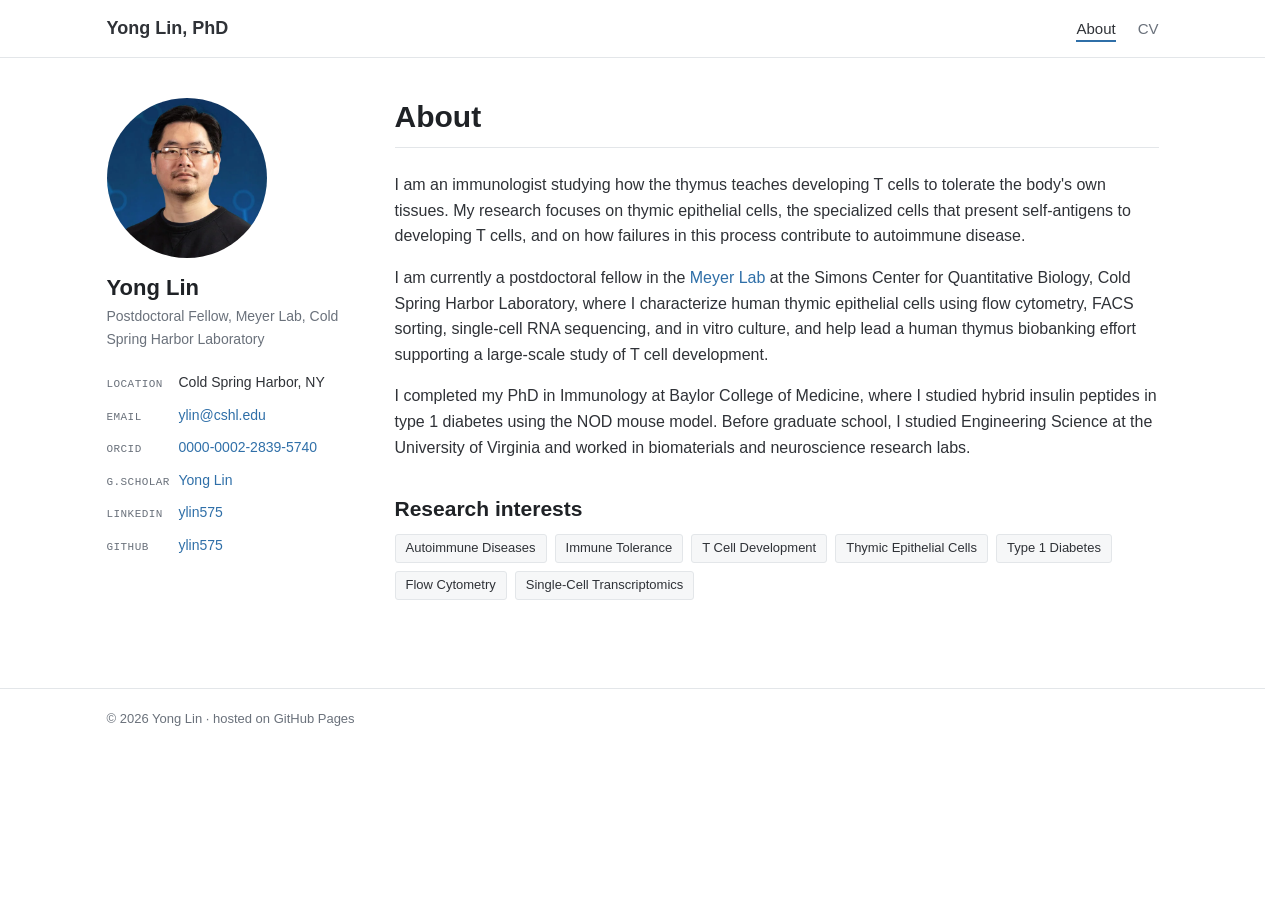
<file: index.html>
<!DOCTYPE html>
<html lang="en">
<head>
  <meta charset="UTF-8">
  <meta name="viewport" content="width=device-width, initial-scale=1.0">
  <title>Yong Lin, PhD</title>
  <meta name="description" content="Yong Lin, PhD — immunologist studying thymic epithelial cells, central tolerance, and T cell development at Cold Spring Harbor Laboratory.">
  <link rel="stylesheet" href="style.css">
</head>
<body>

  <!-- ============ MASTHEAD (same on every page; only the "active" link changes) ============ -->
  <header class="masthead">
    <div class="masthead-inner">
      <a class="site-title" href="index.html">Yong Lin, PhD</a>
      <nav class="site-nav" aria-label="Main">
        <ul>
        <li><a href="index.html" class="active" aria-current="page">About</a></li>
        <li><a href="cv.html">CV</a></li>
        </ul>
      </nav>
    </div>
  </header>

  <div class="layout">

    <!-- ============ SIDEBAR (identical on every page) ============ -->
    <aside class="author">
      <img class="avatar" src="images/profile.PNG" alt="Yong Lin">

      <div>
        <h2 class="author-name">Yong Lin</h2>
        <p class="author-bio">Postdoctoral Fellow, Meyer Lab, Cold Spring Harbor Laboratory</p>
      </div>

      <ul class="author-links">
        <li><span class="label">Location</span><span class="value">Cold Spring Harbor, NY</span></li>
        <li><span class="label">Email</span><a class="value" href="mailto:ylin@cshl.edu">ylin@cshl.edu</a></li>
        <li><span class="label">ORCID</span><a class="value" href="https://orcid.org/0000-0002-2839-5740" target="_blank" rel="noopener">0000-0002-2839-5740</a></li>
        <li><span class="label">G.Scholar</span><a class="value" href="https://scholar.google.com/citations?user=YoURXtcAAAAJ&hl=en" target="_blank" rel="noopener">Yong Lin</a></li>
        <li><span class="label">LinkedIn</span><a class="value" href="https://www.linkedin.com/in/ylin575" target="_blank" rel="noopener">ylin575</a></li>
        <li><span class="label">GitHub</span><a class="value" href="https://github.com/ylin575" target="_blank" rel="noopener">ylin575</a></li>
      </ul>
    </aside>

    <!-- ============ PAGE CONTENT (the only part that differs per page) ============ -->
    <main class="content">

      <h1 class="page-title">About</h1>

      <p>
        I am an immunologist studying how the thymus teaches developing T cells to
        tolerate the body's own tissues. My research focuses on thymic epithelial
        cells, the specialized cells that present self-antigens to developing
        T cells, and on how failures in this process contribute to autoimmune disease.
      </p>
      <p>
        I am currently a postdoctoral fellow in the
        <a href="https://meyer-lab-cshl.github.io/" target="_blank" rel="noopener">Meyer Lab</a>
        at the Simons Center for Quantitative Biology, Cold Spring Harbor Laboratory,
        where I characterize human thymic epithelial cells using flow cytometry,
        FACS sorting, single-cell RNA sequencing, and in vitro culture, and help lead
        a human thymus biobanking effort supporting a large-scale study of T cell development.
      </p>
      <p>
        I completed my PhD in Immunology at Baylor College of Medicine, where I studied
        hybrid insulin peptides in type 1 diabetes using the NOD mouse model. Before
        graduate school, I studied Engineering Science at the University of Virginia and
        worked in biomaterials and neuroscience research labs.
      </p>

      <h2>Research interests</h2>
      <ul class="tags">
        <li>Autoimmune Diseases</li>
        <li>Immune Tolerance</li>
        <li>T Cell Development</li>
        <li>Thymic Epithelial Cells</li>
        <li>Type 1 Diabetes</li>
        <li>Flow Cytometry</li>
        <li>Single-Cell Transcriptomics</li>
      </ul>

    </main>
  </div>

  <!-- ============ FOOTER ============ -->
  <footer class="site-footer">
    <div class="inner">© 2026 Yong Lin · hosted on GitHub Pages</div>
  </footer>

</body>
</html>
</file>
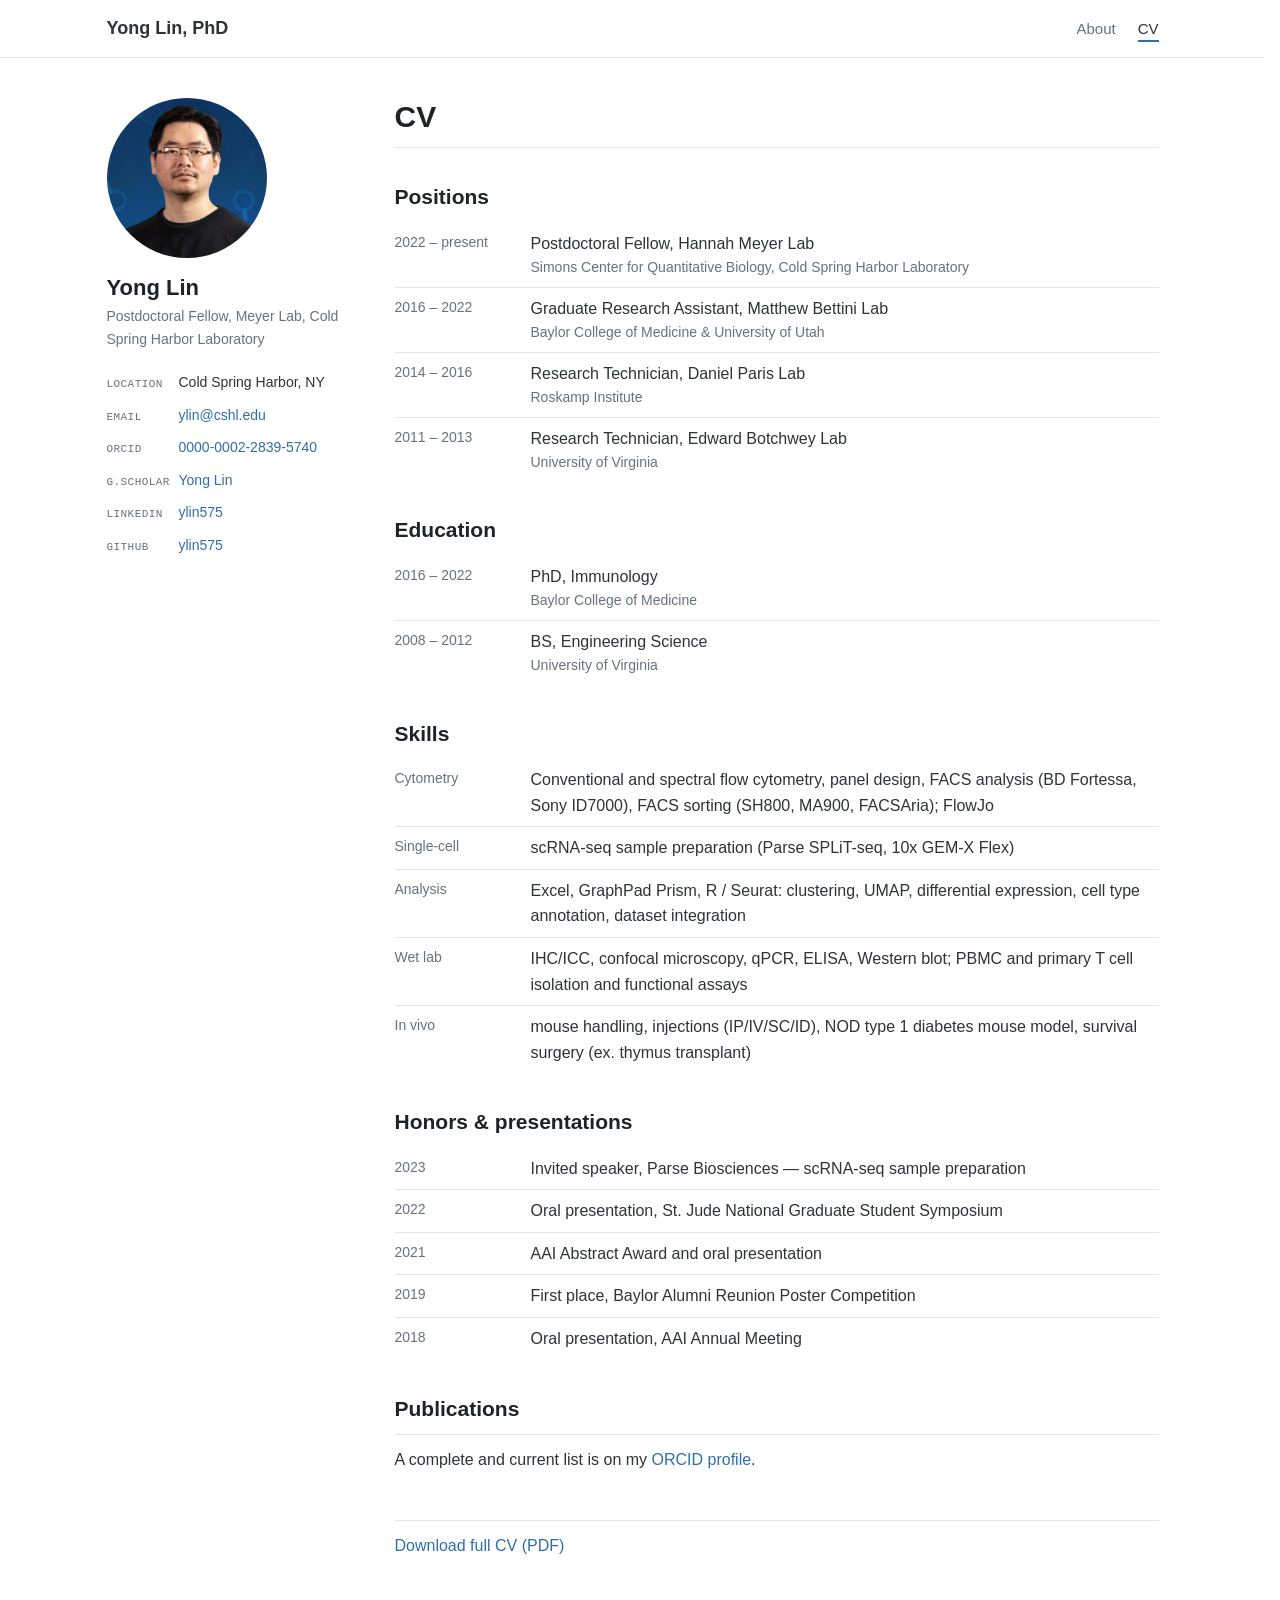
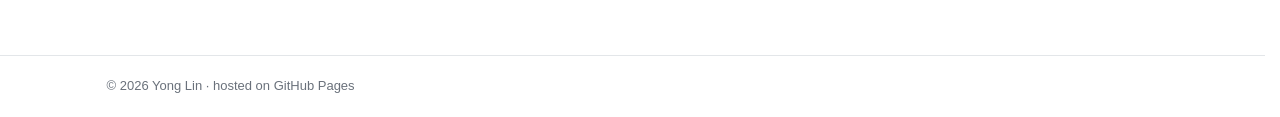
<file: cv.html>
<!DOCTYPE html>
<html lang="en">
<head>
  <meta charset="UTF-8">
  <meta name="viewport" content="width=device-width, initial-scale=1.0">
  <title>CV · Yong Lin, PhD</title>
  <meta name="description" content="Curriculum vitae of Yong Lin, PhD.">
  <link rel="stylesheet" href="style.css">
</head>
<body>

  <!-- ============ MASTHEAD (same on every page; only the "active" link changes) ============ -->
  <header class="masthead">
    <div class="masthead-inner">
      <a class="site-title" href="index.html">Yong Lin, PhD</a>
      <nav class="site-nav" aria-label="Main">
        <ul>
        <li><a href="index.html">About</a></li>
        <li><a href="cv.html" class="active" aria-current="page">CV</a></li>
        </ul>
      </nav>
    </div>
  </header>

  <div class="layout">

    <!-- ============ SIDEBAR (identical on every page) ============ -->
    <aside class="author">
      <!-- To add a photo: put it in the images/ folder, delete the placeholder div,
           and uncomment the <img> line below. -->
      <img class="avatar" src="images/profile.PNG" alt="Yong Lin">

      <div>
        <h2 class="author-name">Yong Lin</h2>
        <p class="author-bio">Postdoctoral Fellow, Meyer Lab, Cold Spring Harbor Laboratory</p>
      </div>

      <ul class="author-links">
        <li><span class="label">Location</span><span class="value">Cold Spring Harbor, NY</span></li>
        <li><span class="label">Email</span><a class="value" href="mailto:ylin@cshl.edu">ylin@cshl.edu</a></li>
        <li><span class="label">ORCID</span><a class="value" href="https://orcid.org/0000-0002-2839-5740" target="_blank" rel="noopener">0000-0002-2839-5740</a></li>
        <li><span class="label">G.Scholar</span><a class="value" href="https://scholar.google.com/citations?user=YoURXtcAAAAJ&hl=en" target="_blank" rel="noopener">Yong Lin</a></li>
        <li><span class="label">LinkedIn</span><a class="value" href="https://www.linkedin.com/in/ylin575" target="_blank" rel="noopener">ylin575</a></li>
        <li><span class="label">GitHub</span><a class="value" href="https://github.com/ylin575" target="_blank" rel="noopener">ylin575</a></li>
      </ul>
    </aside>

    <!-- ============ PAGE CONTENT (the only part that differs per page) ============ -->
    <main class="content">

      <h1 class="page-title">CV</h1>

      <h2>Positions</h2>
      <ul class="cv-list">
        <li>
          <span class="cv-date">2022 – present</span>
          <span>Postdoctoral Fellow, Hannah Meyer Lab
            <span class="cv-sub">Simons Center for Quantitative Biology, Cold Spring Harbor Laboratory</span></span>
        </li>
        <li>
          <span class="cv-date">2016 – 2022</span>
          <span>Graduate Research Assistant, Matthew Bettini Lab
            <span class="cv-sub">Baylor College of Medicine & University of Utah</span></span>
        </li>
        <li>
          <!-- TODO: add dates -->
          <span class="cv-date">2014 – 2016</span>
          <span>Research Technician, Daniel Paris Lab
            <span class="cv-sub">Roskamp Institute</span></span>
        </li>
        <li>
          <span class="cv-date">2011 – 2013</span>
          <span>Research Technician, Edward Botchwey Lab
            <span class="cv-sub">University of Virginia</span></span>
        </li>
      </ul>

      <h2>Education</h2>
      <ul class="cv-list">
        <li>
          <span class="cv-date">2016 – 2022</span>
          <span>PhD, Immunology
            <span class="cv-sub">Baylor College of Medicine</span></span>
        </li>
        <li>
          <span class="cv-date">2008 – 2012</span>
          <span>BS, Engineering Science
            <span class="cv-sub">University of Virginia</span></span>
        </li>
      </ul>

      <h2>Skills</h2>
      <ul class="cv-list">
        <li><span class="cv-date">Cytometry</span><span>Conventional and spectral flow cytometry, panel design, FACS analysis (BD Fortessa, Sony ID7000), FACS sorting (SH800, MA900, FACSAria); FlowJo</span></li>
        <li><span class="cv-date">Single-cell</span><span>scRNA-seq sample preparation (Parse SPLiT-seq, 10x GEM-X Flex)</span></li>
        <li><span class="cv-date">Analysis</span><span>Excel, GraphPad Prism, R / Seurat: clustering, UMAP, differential expression, cell type annotation, dataset integration</span></li>
        <li><span class="cv-date">Wet lab</span><span>IHC/ICC, confocal microscopy, qPCR, ELISA, Western blot; PBMC and primary T cell isolation and functional assays</span></li>
        <li><span class="cv-date">In vivo</span><span>mouse handling, injections (IP/IV/SC/ID), NOD type 1 diabetes mouse model, survival surgery (ex. thymus transplant)</span></li>
      </ul>

      <h2>Honors &amp; presentations</h2>
      <ul class="cv-list">
        <li><span class="cv-date">2023</span><span>Invited speaker, Parse Biosciences — scRNA-seq sample preparation</span></li>
        <li><span class="cv-date">2022</span><span>Oral presentation, St. Jude National Graduate Student Symposium</span></li>
        <li><span class="cv-date">2021</span><span>AAI Abstract Award and oral presentation</span></li>
        <li><span class="cv-date">2019</span><span>First place, Baylor Alumni Reunion Poster Competition</span></li>
        <li><span class="cv-date">2018</span><span>Oral presentation, AAI Annual Meeting</span></li>
      </ul>

      <h2 class="page-title">Publications</h2>
      <p>
        A complete and current list is on my
        <a href="https://orcid.org/0000-0002-2839-5740" target="_blank" rel="noopener">ORCID profile</a>.
      </p>

      <h2 class="page-title"></h2>
      <p><a href="files/cv-yong-lin-261117-i.pdf">Download full CV (PDF)</a></p>

    </main>
  </div>


  <!-- ============ FOOTER ============ -->
  <footer class="site-footer">
    <div class="inner">© 2026 Yong Lin · hosted on GitHub Pages</div>
  </footer>

</body>
</html>
</file>
<file: style.css>
/* ==========================================================================
   TOKENS — change values here to re-theme the whole site
   ========================================================================== */
:root {
  --bg: #ffffff;
  --bg-soft: #f6f7f8;
  --text: #2f3237;
  --text-muted: #6a717b;
  --accent: #2f6fa8;        /* links */
  --accent-hover: #1d4f7c;
  --rule: #e3e6e9;

  --font-sans: -apple-system, BlinkMacSystemFont, "Segoe UI", Roboto,
               "Helvetica Neue", Arial, sans-serif;
  --font-mono: "SFMono-Regular", Consolas, "Liberation Mono", monospace;

  --page-width: 1100px;
  --sidebar-width: 240px;
}

/* ==========================================================================
   BASE
   ========================================================================== */
* { box-sizing: border-box; }

html { -webkit-text-size-adjust: 100%; }

html { scrollbar-gutter: stable; }

body {
  margin: 0;
  background: var(--bg);
  color: var(--text);
  font-family: var(--font-sans);
  font-size: 16px;
  line-height: 1.6;
}

a { color: var(--accent); text-decoration: none; }
a:hover { color: var(--accent-hover); text-decoration: underline; }
a:focus-visible { outline: 2px solid var(--accent); outline-offset: 2px; }

h1, h2, h3 { line-height: 1.25; color: #1f2226; }

/* ==========================================================================
   MASTHEAD — top bar with site title + navigation
   ========================================================================== */
.masthead {
  border-bottom: 1px solid var(--rule);
  background: var(--bg);
}

.masthead-inner {
  max-width: var(--page-width);
  margin: 0 auto;
  padding: 14px 24px;
  display: flex;
  align-items: center;
  justify-content: space-between;
  gap: 16px;
  flex-wrap: wrap;
}

.site-title {
  font-weight: 700;
  font-size: 18px;
  color: var(--text);
}
.site-title:hover { color: var(--text); text-decoration: none; }

.site-nav ul {
  list-style: none;
  margin: 0;
  padding: 0;
  display: flex;
  flex-wrap: wrap;
  gap: 4px 22px;
}

.site-nav a {
  color: var(--text-muted);
  font-size: 15px;
  padding-bottom: 3px;
  border-bottom: 2px solid transparent;
}
.site-nav a:hover { color: var(--text); text-decoration: none; }

/* the current page gets an underline — set with class="active" in each file */
.site-nav a.active {
  color: var(--text);
  border-bottom-color: var(--accent);
}

/* ==========================================================================
   LAYOUT — sidebar on the left, content on the right
   ========================================================================== */
.layout {
  max-width: var(--page-width);
  margin: 0 auto;
  padding: 40px 24px 80px;
  display: grid;
  grid-template-columns: var(--sidebar-width) 1fr;
  gap: 48px;
}

/* ==========================================================================
   SIDEBAR — author profile
   ========================================================================== */
.author {
  position: sticky;          /* stays in view while the content scrolls */
  top: 24px;
  align-self: start;
  font-size: 14px;
}

.avatar {
  width: 160px;
  height: 160px;
  border-radius: 50%;
  object-fit: cover;
  display: block;
  margin-bottom: 16px;
}

/* placeholder circle used until a real photo is added */
.avatar-placeholder {
  width: 160px;
  height: 160px;
  border-radius: 50%;
  background: var(--bg-soft);
  border: 1px solid var(--rule);
  color: var(--text-muted);
  display: flex;
  align-items: center;
  justify-content: center;
  font-size: 44px;
  font-weight: 600;
  letter-spacing: 0.02em;
  margin-bottom: 16px;
}

.author-name {
  font-size: 22px;
  margin: 0 0 4px;
}

.author-bio {
  color: var(--text-muted);
  margin: 0 0 16px;
}

.author-links {
  list-style: none;
  margin: 0;
  padding: 0;
}

.author-links li {
  padding: 5px 0;
  display: flex;
  gap: 8px;
  align-items: baseline;
}

.author-links .label {
  font-family: var(--font-mono);
  font-size: 11px;
  text-transform: uppercase;
  letter-spacing: 0.04em;
  color: var(--text-muted);
  width: 64px;
  flex-shrink: 0;
}

.author-links .value { word-break: break-word; }

/* ==========================================================================
   MAIN CONTENT
   ========================================================================== */
.content { min-width: 0; }   /* lets long words wrap inside the grid column */

.page-title {
  font-size: 30px;
  margin: 0 0 24px;
  padding-bottom: 12px;
  border-bottom: 1px solid var(--rule);
}

.content h2 {
  font-size: 21px;
  margin: 36px 0 12px;
}

.content p { margin: 0 0 16px; }

.content ul { padding-left: 20px; }
.content li { margin-bottom: 6px; }

/* the styled lists below set their own spacing, so cancel the bullet indent */
.content ul.tags,
.content ul.cv-list { padding-left: 0; }

/* research-focus tags */
.tags {
  list-style: none;
  padding: 0;
  margin: 0 0 8px;
  display: flex;
  flex-wrap: wrap;
  gap: 8px;
}
.tags li {
  margin: 0;
  background: var(--bg-soft);
  border: 1px solid var(--rule);
  border-radius: 3px;
  padding: 3px 10px;
  font-size: 13px;
}

/* ==========================================================================
   PUBLICATIONS / PROJECTS — list of entries
   ========================================================================== */
.entry {
  padding: 16px 0;
  border-bottom: 1px solid var(--rule);
}
.entry:last-child { border-bottom: none; }

.entry-title {
  font-size: 17px;
  margin: 0 0 4px;
}

.entry-meta {
  font-size: 14px;
  color: var(--text-muted);
  margin: 0 0 6px;
}

.entry-meta .me { font-weight: 600; color: var(--text); }  /* your name in author lists */

.entry p:last-child { margin-bottom: 0; }

.badge {
  display: inline-block;
  font-family: var(--font-mono);
  font-size: 11px;
  text-transform: uppercase;
  letter-spacing: 0.04em;
  color: var(--text-muted);
  border: 1px solid var(--rule);
  border-radius: 3px;
  padding: 1px 7px;
  margin-left: 6px;
  vertical-align: middle;
}

/* ==========================================================================
   CV — two-column date/description rows
   ========================================================================== */
.cv-list {
  list-style: none;
  padding: 0;
  margin: 0;
}

.cv-list li {
  display: grid;
  grid-template-columns: 120px 1fr;
  gap: 16px;
  padding: 8px 0;
  margin: 0;
  border-bottom: 1px solid var(--rule);
}
.cv-list li:last-child { border-bottom: none; }

.cv-date {
  font-size: 14px;
  color: var(--text-muted);
  font-variant-numeric: tabular-nums;
}

.cv-sub {
  display: block;
  font-size: 14px;
  color: var(--text-muted);
}

/* ==========================================================================
   FOOTER
   ========================================================================== */
.site-footer {
  border-top: 1px solid var(--rule);
  color: var(--text-muted);
  font-size: 13px;
}
.site-footer .inner {
  max-width: var(--page-width);
  margin: 0 auto;
  padding: 20px 24px;
}

/* ==========================================================================
   RESPONSIVE — on narrow screens the sidebar stacks above the content
   ========================================================================== */
@media (max-width: 800px) {
  .layout {
    grid-template-columns: 1fr;
    gap: 28px;
    padding-top: 28px;
  }

  .author {
    position: static;
    display: grid;
    grid-template-columns: 96px 1fr;
    gap: 0 16px;
    padding-bottom: 20px;
    border-bottom: 1px solid var(--rule);
  }

  .avatar,
  .avatar-placeholder {
    width: 96px;
    height: 96px;
    font-size: 28px;
    grid-row: span 2;
  }

  .author-links { grid-column: 1 / -1; margin-top: 12px; }

  .page-title { font-size: 26px; }

  .cv-list li { grid-template-columns: 1fr; gap: 2px; }
}

@media (max-width: 420px) {
  .masthead-inner { padding: 12px 16px; }
  .layout { padding-left: 16px; padding-right: 16px; }
  .site-nav ul { gap: 4px 16px; }
}
</file>
